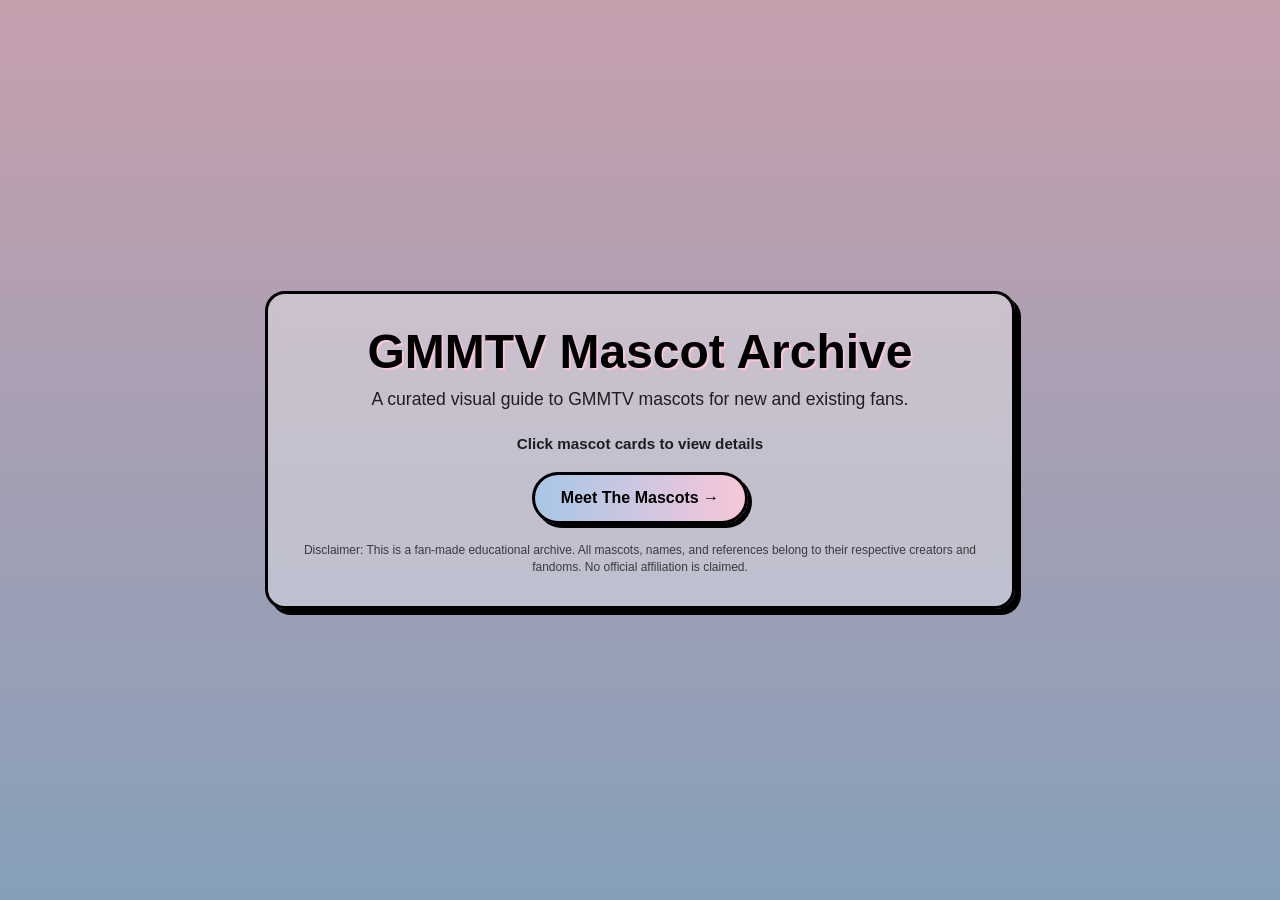
<file: index.html>
<!DOCTYPE html>
<html lang="en">
<head>
  <!-- =======================
       META / PAGE SETTINGS
  ======================== -->
  <meta charset="UTF-8">
  <title>GMMTV Mascot Archive</title>

  <script type="text/javascript">
    (function(c,l,a,r,i,t,y){
        c[a]=c[a]||function(){(c[a].q=c[a].q||[]).push(arguments)};
        t=l.createElement(r);t.async=1;t.src="https://www.clarity.ms/tag/"+i;
        y=l.getElementsByTagName(r)[0];y.parentNode.insertBefore(t,y);
    })(window, document, "clarity", "script", "xces6xm8p8");
</script>

  <!-- External CSS -->
  <link rel="stylesheet" href="css/style.css">
  <meta name="viewport" content="width=device-width, initial-scale=1.0">
</head>

<body>

  <!-- =======================
           HERO SECTION
       Landing intro page
  ======================== -->
  <div class="hero">

    <div class="content fade-in">

      <!-- Main Title -->
      <h1>GMMTV Mascot Archive</h1>

      <!-- Subtitle / Description -->
      <p class="subtitle">
        A curated visual guide to GMMTV mascots for new and existing fans.
      </p>

      <p class="hint">
  <b>Click mascot cards to view details</b>
</p>

      <!-- CTA BUTTON -->
      <a href="main.html" class="btn btn-primary">
        Meet The Mascots →
      </a>

      <!-- =======================
             DISCLAIMER
           Fan-made notice
      ======================== -->
      <p class="disclaimer">
        Disclaimer: This is a fan-made educational archive. All mascots, names, and references belong to their respective creators and fandoms. No official affiliation is claimed.
      </p>

    </div>

  </div>

</body>
</html>
</file>
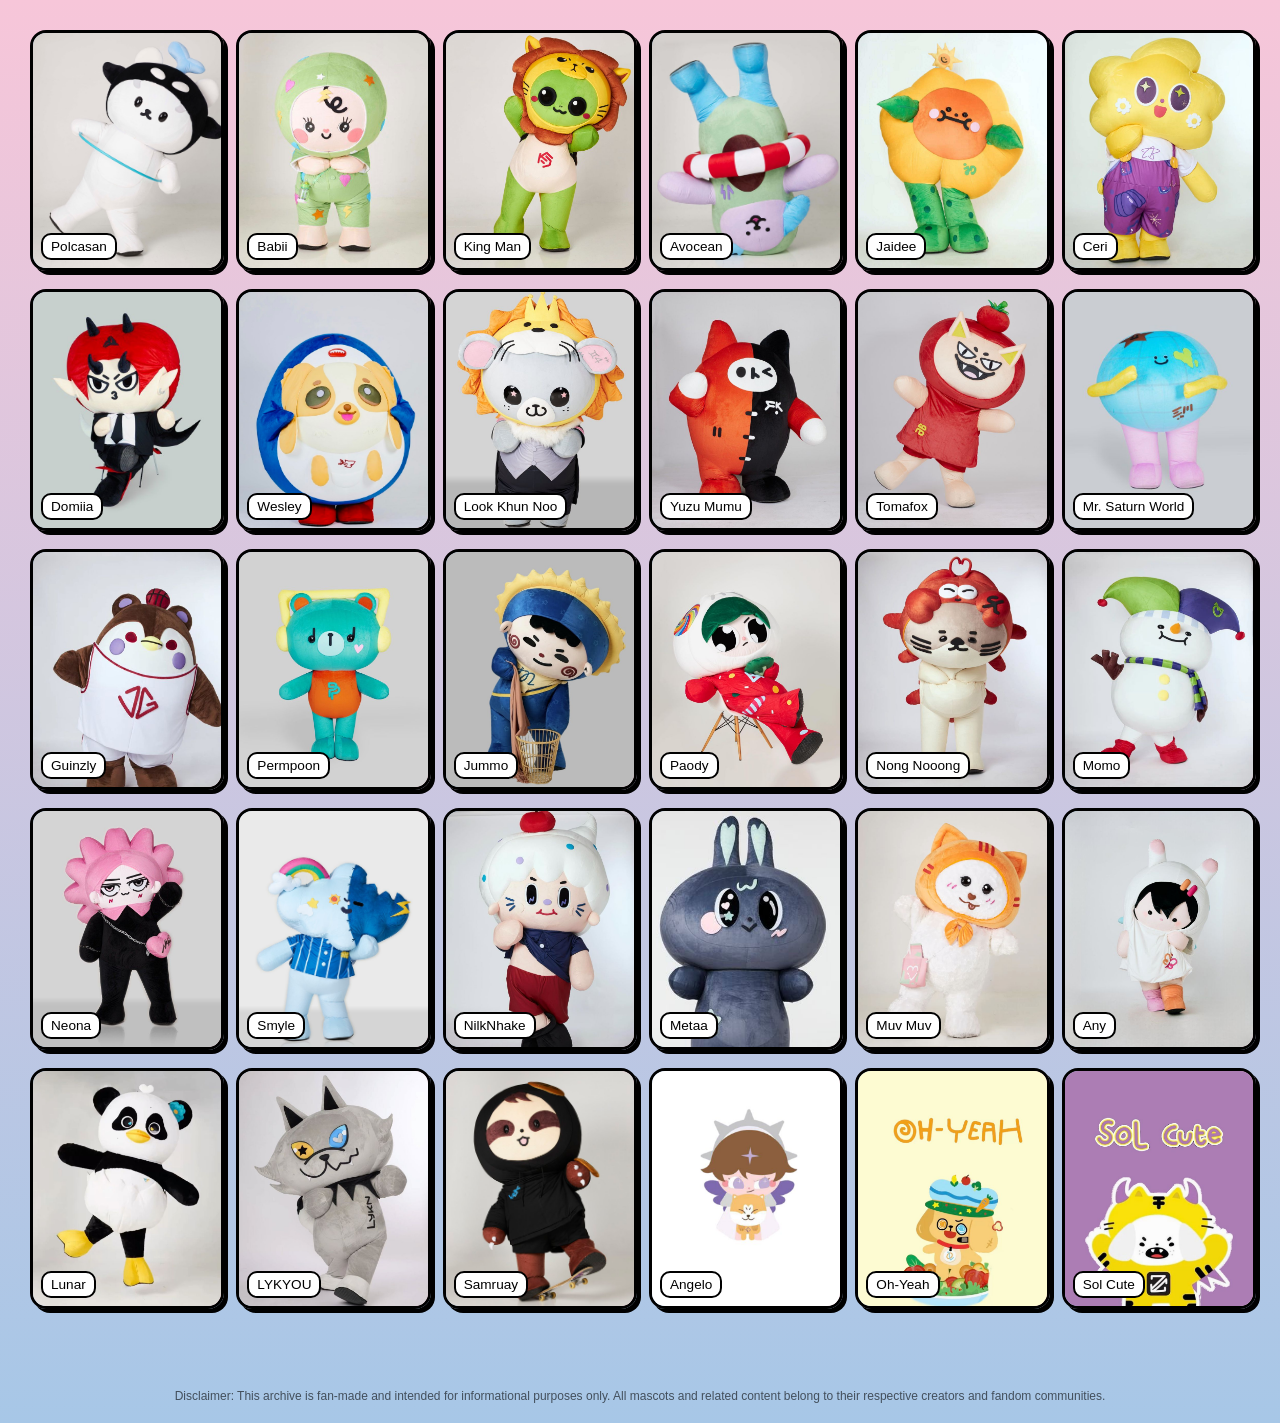
<file: main.html>
<!DOCTYPE html>
<html lang="en">
<head>
  <!-- =======================
       META / PAGE INFO
  ======================== -->
  <meta charset="UTF-8">
  <title>Mascot Archive</title>

  <script type="text/javascript">
    (function(c,l,a,r,i,t,y){
        c[a]=c[a]||function(){(c[a].q=c[a].q||[]).push(arguments)};
        t=l.createElement(r);t.async=1;t.src="https://www.clarity.ms/tag/"+i;
        y=l.getElementsByTagName(r)[0];y.parentNode.insertBefore(t,y);
    })(window, document, "clarity", "script", "xces6xm8p8");
</script>

  <!-- Main Page Styles -->
  <link rel="stylesheet" href="css/main.css">
  <meta name="viewport" content="width=device-width, initial-scale=1.0">
</head>

<body>

  <!-- =======================
           MAIN GRID
       Mascot Cards Section
  ======================== -->
  <div class="grid-container" id="grid"></div>

  <!-- =======================
            OVERLAY
       Dark background layer
  ======================== -->
  <div class="overlay hidden" id="overlay"></div>

  <!-- =======================
        FOCUS / DETAIL VIEW
       Selected mascot view
  ======================== -->
  <div class="focus-container hidden" id="focusContainer">

    <!-- Selected Mascot Image -->
    <div class="focus-card" id="focusCard"></div>

    <!-- Mascot Info Panel -->
    <div class="info-panel">

      <!-- Mascot Name -->
      <h2 id="m-name"></h2>

      <!-- Mascot Info Text -->
      <p id="m-info"></p>

      <!-- Close Button -->
      <button onclick="closeFocus()">Close</button>

    </div>

  </div>

  <!-- =======================
          DISCLAIMER
       Fan-made notice footer
  ======================== -->
  <div class="disclaimer-main">
    Disclaimer: This archive is fan-made and intended for informational purposes only. All mascots and related content belong to their respective creators and fandom communities.
  </div>

  <!-- =======================
            SCRIPTS
  ======================== -->
  <script src="js/data.js"></script>
  <script src="js/main.js"></script>

</body>
</html>
</file>
<file: css/style.css>
/* =======================
   GLOBAL RESET
======================= */
* {
  margin: 0;
  padding: 0;
  box-sizing: border-box;
  font-family: Arial, sans-serif;
}

/* =======================
        HERO SECTION
======================= */
.hero {
  height: 100vh;
  display: flex;
  justify-content: center;
  align-items: center;
  text-align: center;

  /* dreamy pastel gradient background */
  background: linear-gradient(to bottom, #f7c6d9, #a7c7e7);
  position: relative;
  overflow: hidden;
}

/* soft overlay glow */
.hero::before {
  content: "";
  position: absolute;
  inset: 0;
  background: rgba(0,0,0,0.2);
}

/* =======================
       MAIN CONTENT CARD
======================= */
.content {
  position: relative;
  max-width: 750px;

  padding: 30px;

  border: 3px solid black;
  border-radius: 20px;

  background: rgba(255,255,255,0.35);
  backdrop-filter: blur(8px);

  box-shadow: 6px 6px 0 black;
  color: black;
}

/* =======================
        TITLE TEXT
======================= */
.content h1 {
  font-size: 3rem;
  margin-bottom: 10px;

  text-shadow: 2px 2px #f7c6d9;
}

/* =======================
       SUBTITLE TEXT
======================= */
.subtitle {
  font-size: 1.1rem;
  margin-bottom: 25px;
  opacity: 0.85;
}

/* =======================
         BUTTON
======================= */
.btn {
  display: inline-block;
  padding: 14px 26px;

  border-radius: 30px;
  text-decoration: none;
  font-weight: bold;

  border: 3px solid black;

  background: linear-gradient(to right, #a7c7e7, #f7c6d9);
  color: black;

  box-shadow: 4px 4px 0 black;

  transition: 0.25s ease;
}

.btn:hover {
  transform: translate(-2px, -2px);
  box-shadow: 6px 6px 0 black;
}

/* =======================
        FADE ANIMATION
======================= */
.fade-in {
  animation: fadeIn 0.8s ease;
}

@keyframes fadeIn {
  from {
    opacity: 0;
    transform: translateY(15px);
  }
  to {
    opacity: 1;
    transform: translateY(0);
  }
}

/* =======================
       DISCLAIMER TEXT
======================= */
.disclaimer {
  margin-top: 18px;
  font-size: 0.75rem;
  opacity: 0.7;
  line-height: 1.4;
}
.hint{
  margin-bottom:20px;
  font-size:0.95rem;
  font-weight:bold;
  opacity:0.85;
}
</file>
<file: css/main.css>
/* =======================
        GLOBAL STYLE
======================= */
body {
  margin: 0;
  font-family: 'Baloo 2', sans-serif;
  background: linear-gradient(to bottom, #f7c6d9, #a7c7e7);
}

/* =======================
          GRID
======================= */
.grid-container {
  display: grid;
  grid-template-columns: repeat(auto-fit, minmax(180px, 1fr));
  gap: 18px;
  padding: 30px;
  justify-content: center;
}

/* =======================
          CARD
======================= */
.card {
  aspect-ratio: 4 / 5;
width: 100%;

  border: 3px solid black;
  border-radius: 16px;
  overflow: hidden;
  cursor: pointer;

  background: linear-gradient(to right, #a7c7e7, #f7c6d9);
  box-shadow: 4px 4px 0 black;

  transition: transform 0.25s ease;
  position: relative;
}

/* Card Image */
.card img {
  width: 100%;
  height: 100%;
  object-fit: cover;
  display: block;
}

/* Card Name Label */
.card span {
  position: absolute;
  bottom: 8px;
  left: 8px;

  background: white;
  border: 2px solid black;
  border-radius: 10px;
  padding: 4px 8px;
  font-size: 0.85rem;
}

/* Hover Effect */
.card:hover {
  transform: translate(-3px, -3px);
  box-shadow: 8px 8px 0 black;
}

/* =======================
       FOCUS VIEW
======================= */
.focus-container {
  position: fixed;
  inset: 0;

  display: flex;
  justify-content: center;
  align-items: center;
  gap: 40px;

  z-index: 20;
}

/* Selected Mascot Card */
.focus-card {
  width: 260px;
  height: 380px;

  border: 3px solid black;
  border-radius: 16px;
  overflow: hidden;

  box-shadow: 6px 6px 0 black;
}

.focus-card img {
  width: 100%;
  height: 100%;
  object-fit: cover;
}

/* Info Panel */
.info-panel {
  width: 340px;
  max-height: 380px;
  overflow-y: auto;

  border: 3px solid black;
  border-radius: 16px;

  background: linear-gradient(to bottom, #f7c6d9, #a7c7e7);
  box-shadow: 6px 6px 0 black;

  padding: 18px;
}

/* Close Button */
.info-panel button {
  margin-top: 15px;
  padding: 10px 20px;

  border-radius: 25px;
  border: 2px solid black;

  background: white;
  cursor: pointer;

  transition: 0.25s ease;
}

.info-panel button:hover {
  transform: translateY(-2px);
  box-shadow: 3px 3px 0 black;
}

/* =======================
        OVERLAY
======================= */
.overlay {
  position: fixed;
  inset: 0;
  background: rgba(0,0,0,0.4);
  backdrop-filter: blur(5px);
}

/* =======================
      DISCLAIMER
======================= */
.disclaimer-main {
  text-align: center;
  font-size: 0.75rem;
  opacity: 0.6;

  padding: 20px;
  margin-top: 30px;

  color: black;
}

/* =======================
        UTILITIES
======================= */
.hidden {
  display: none;
}

@media (max-width: 768px) {

  /* GRID */

  .grid-container {
    grid-template-columns: repeat(2, 1fr);
    gap: 12px;
    padding: 12px;
  }

  .card {
    aspect-ratio: 3 / 4;
  }

  .card span {
    font-size: 0.95rem;
    padding: 6px 10px;
  }

  /* POPUP */

  .focus-container {
    flex-direction: column;
    justify-content: flex-start;
    align-items: center;

    padding: 15px;

    overflow-y: auto;
  }

  .focus-card {
    width: 90vw;
    max-width: 320px;

    height: auto;
    aspect-ratio: 4 / 5;
  }

  .focus-card img {
    width: 100%;
    height: 100%;
    object-fit: cover;
  }

  .info-panel {
    width: 90vw;
    max-width: 500px;

    max-height: none;

    font-size: 1rem;
    line-height: 1.6;

    padding: 18px;
  }

  .info-panel h2 {
    font-size: 1.5rem;
    margin-bottom: 10px;
  }

  .info-panel button {
    width: 100%;
    font-size: 1rem;
  }

}
</file>
